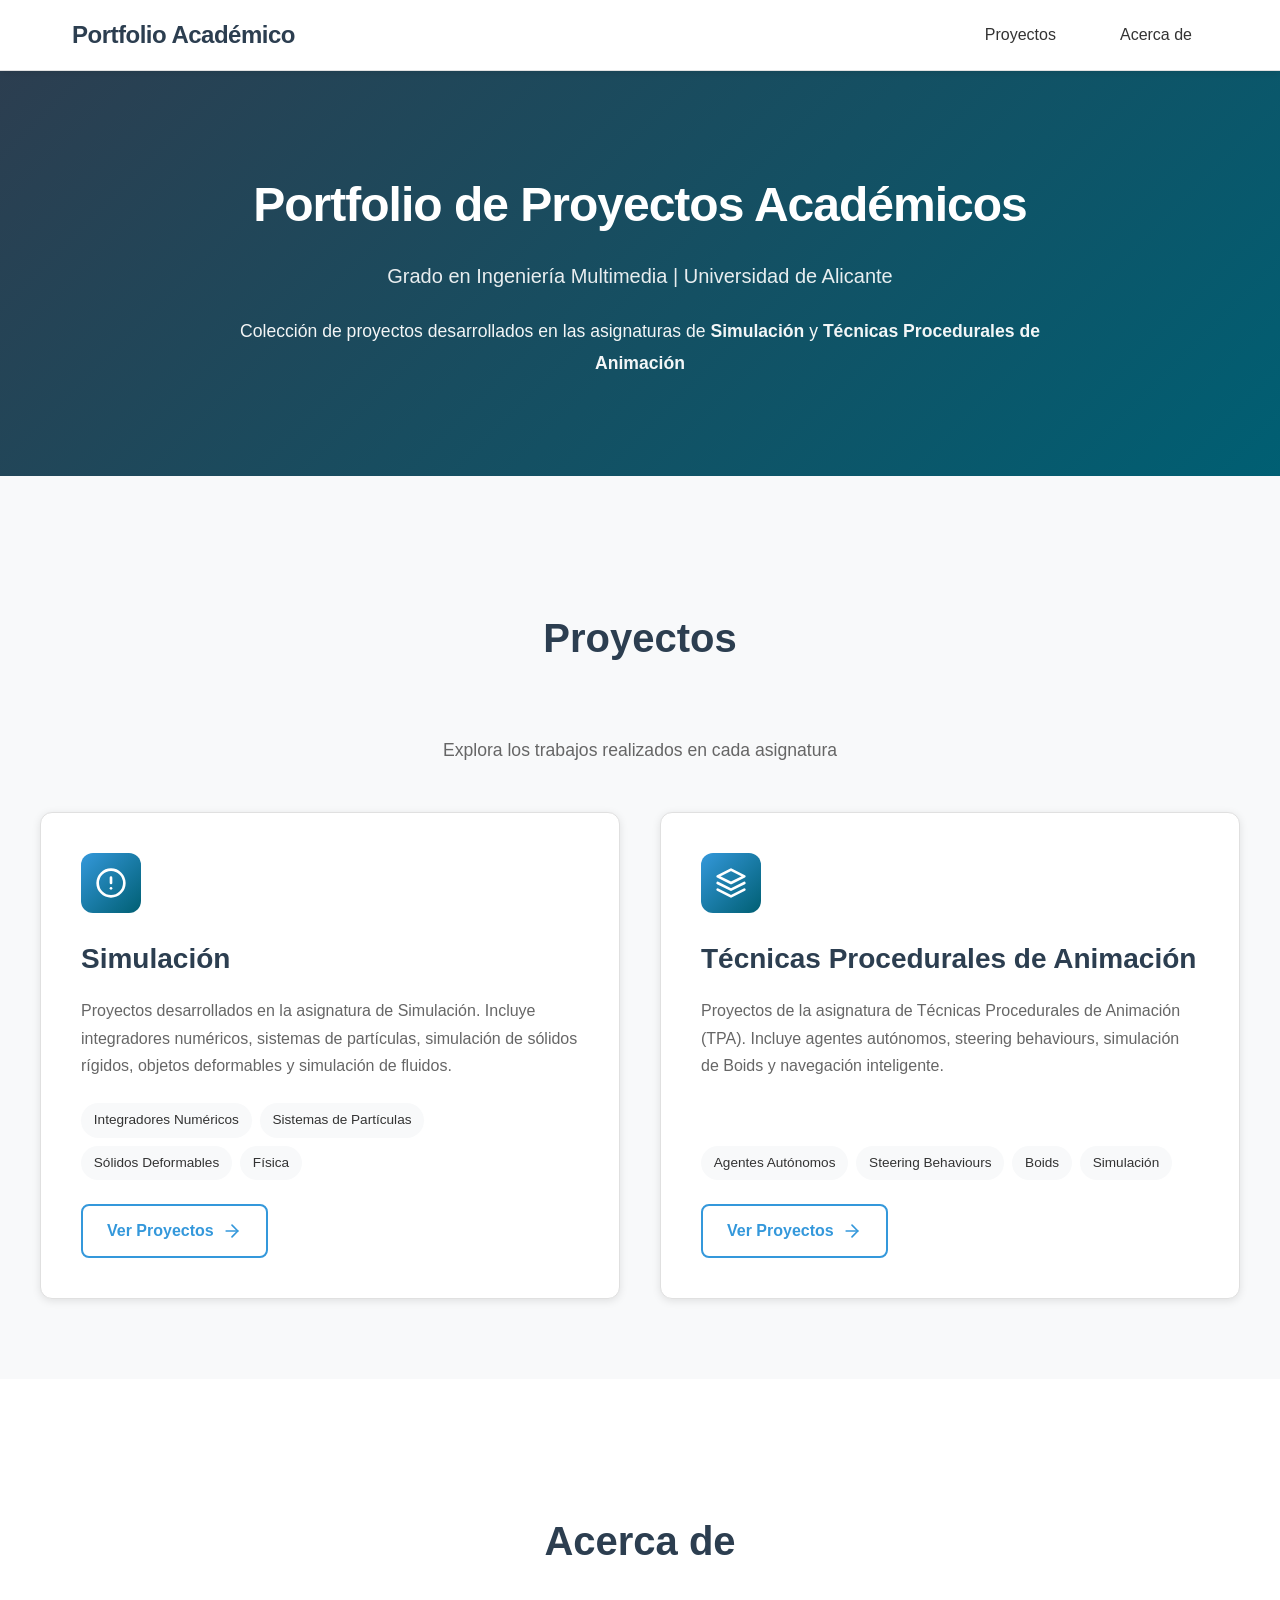
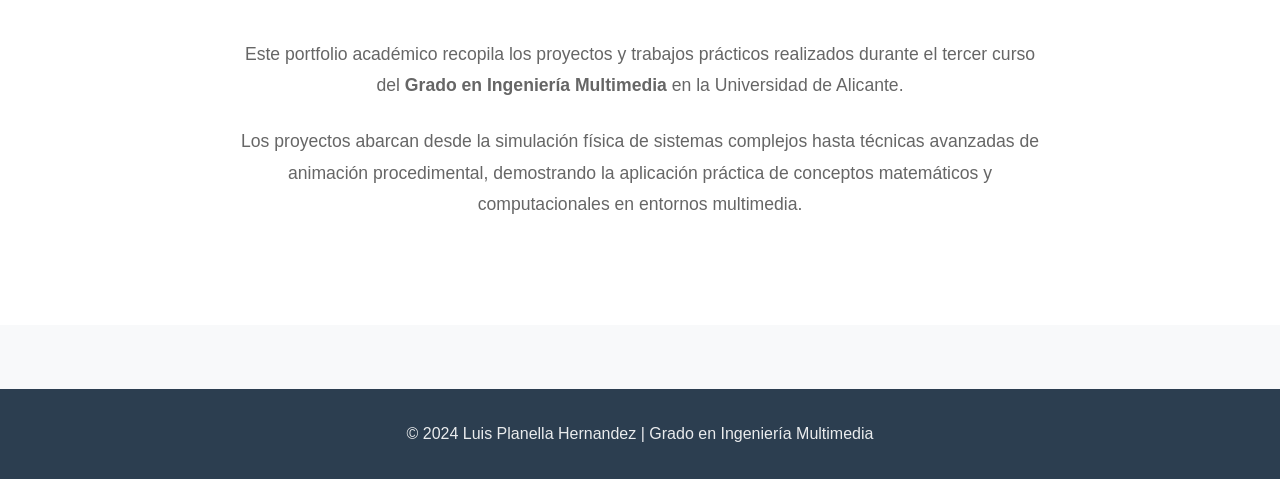
<file: index.html>
<!DOCTYPE html>
<html lang="es">
<head>
    <meta charset="UTF-8">
    <meta name="viewport" content="width=device-width, initial-scale=1.0">
    <title>Portfolio Académico | Luis Planella Hernandez</title>
    <link rel="stylesheet" href="./styles.css">
</head>
<body>
    
    <!-- Navbar -->
    <nav class="main-navbar">
        <div class="nav-container">
            <div class="nav-logo">
                <a href="index.html">Portfolio Académico</a>
            </div>
            <ul class="nav-menu">
                <li><a href="#proyectos">Proyectos</a></li>
                <li><a href="#about">Acerca de</a></li>
            </ul>
        </div>
    </nav>

    <!-- Hero Section -->
    <section class="hero">
        <div class="hero-content">
            <h1 class="hero-title">Portfolio de Proyectos Académicos</h1>
            <p class="hero-subtitle">Grado en Ingeniería Multimedia | Universidad de Alicante</p>
            <p class="hero-description">
                Colección de proyectos desarrollados en las asignaturas de <strong>Simulación</strong> 
                y <strong>Técnicas Procedurales de Animación</strong>
            </p>
        </div>
    </section>

    <!-- Proyectos Section -->
    <section id="proyectos" class="projects-section">
        <div class="section-container">
            <h2 class="section-title">Proyectos</h2>
            <p class="section-description">
                Explora los trabajos realizados en cada asignatura
            </p>
            
            <div class="projects-grid">
                <!-- Proyecto Simulación -->
                <div class="project-card">
                    <div class="project-icon">
                        <svg xmlns="http://www.w3.org/2000/svg" viewBox="0 0 24 24" fill="none" stroke="currentColor" stroke-width="2" stroke-linecap="round" stroke-linejoin="round">
                            <circle cx="12" cy="12" r="10"></circle>
                            <line x1="12" y1="8" x2="12" y2="12"></line>
                            <line x1="12" y1="16" x2="12.01" y2="16"></line>
                        </svg>
                    </div>
                    <h3 class="project-title">Simulación</h3>
                    <p class="project-description">
                        Proyectos desarrollados en la asignatura de Simulación. Incluye integradores numéricos, 
                        sistemas de partículas, simulación de sólidos rígidos, objetos deformables y simulación de fluidos.
                    </p>
                    <div class="project-topics">
                        <span class="topic-tag">Integradores Numéricos</span>
                        <span class="topic-tag">Sistemas de Partículas</span>
                        <span class="topic-tag">Sólidos Deformables</span>
                        <span class="topic-tag">Física</span>
                    </div>
                    <a href="simulacion.html" class="project-link">
                        Ver Proyectos
                        <svg xmlns="http://www.w3.org/2000/svg" width="20" height="20" viewBox="0 0 24 24" fill="none" stroke="currentColor" stroke-width="2" stroke-linecap="round" stroke-linejoin="round">
                            <line x1="5" y1="12" x2="19" y2="12"></line>
                            <polyline points="12 5 19 12 12 19"></polyline>
                        </svg>
                    </a>
                </div>

                <!-- Proyecto TPA -->
                <div class="project-card">
                    <div class="project-icon">
                        <svg xmlns="http://www.w3.org/2000/svg" viewBox="0 0 24 24" fill="none" stroke="currentColor" stroke-width="2" stroke-linecap="round" stroke-linejoin="round">
                            <polygon points="12 2 2 7 12 12 22 7 12 2"></polygon>
                            <polyline points="2 17 12 22 22 17"></polyline>
                            <polyline points="2 12 12 17 22 12"></polyline>
                        </svg>
                    </div>
                    <h3 class="project-title">Técnicas Procedurales de Animación</h3>
                    <p class="project-description">
                        Proyectos de la asignatura de Técnicas Procedurales de Animación (TPA). 
                        Incluye agentes autónomos, steering behaviours, simulación de Boids y navegación inteligente.
                    </p>
                    <div class="project-topics">
                        <span class="topic-tag">Agentes Autónomos</span>
                        <span class="topic-tag">Steering Behaviours</span>
                        <span class="topic-tag">Boids</span>
                        <span class="topic-tag">Simulación</span>
                    </div>
                    <a href="tpa.html" class="project-link">
                        Ver Proyectos
                        <svg xmlns="http://www.w3.org/2000/svg" width="20" height="20" viewBox="0 0 24 24" fill="none" stroke="currentColor" stroke-width="2" stroke-linecap="round" stroke-linejoin="round">
                            <line x1="5" y1="12" x2="19" y2="12"></line>
                            <polyline points="12 5 19 12 12 19"></polyline>
                        </svg>
                    </a>
                </div>
            </div>
        </div>
    </section>

    <!-- About Section -->
    <section id="about" class="about-section">
        <div class="section-container">
            <h2 class="section-title">Acerca de</h2>
            <div class="about-content">
                <p>
                    Este portfolio académico recopila los proyectos y trabajos prácticos realizados 
                    durante el tercer curso del <strong>Grado en Ingeniería Multimedia</strong> 
                    en la Universidad de Alicante.
                </p>
                <p>
                    Los proyectos abarcan desde la simulación física de sistemas complejos hasta 
                    técnicas avanzadas de animación procedimental, demostrando la aplicación práctica 
                    de conceptos matemáticos y computacionales en entornos multimedia.
                </p>
            </div>
        </div>
    </section>

    <!-- Footer -->
    <footer class="main-footer">
        <p>&copy; 2024 Luis Planella Hernandez | Grado en Ingeniería Multimedia</p>
    </footer>

</body>
</html>
</file>
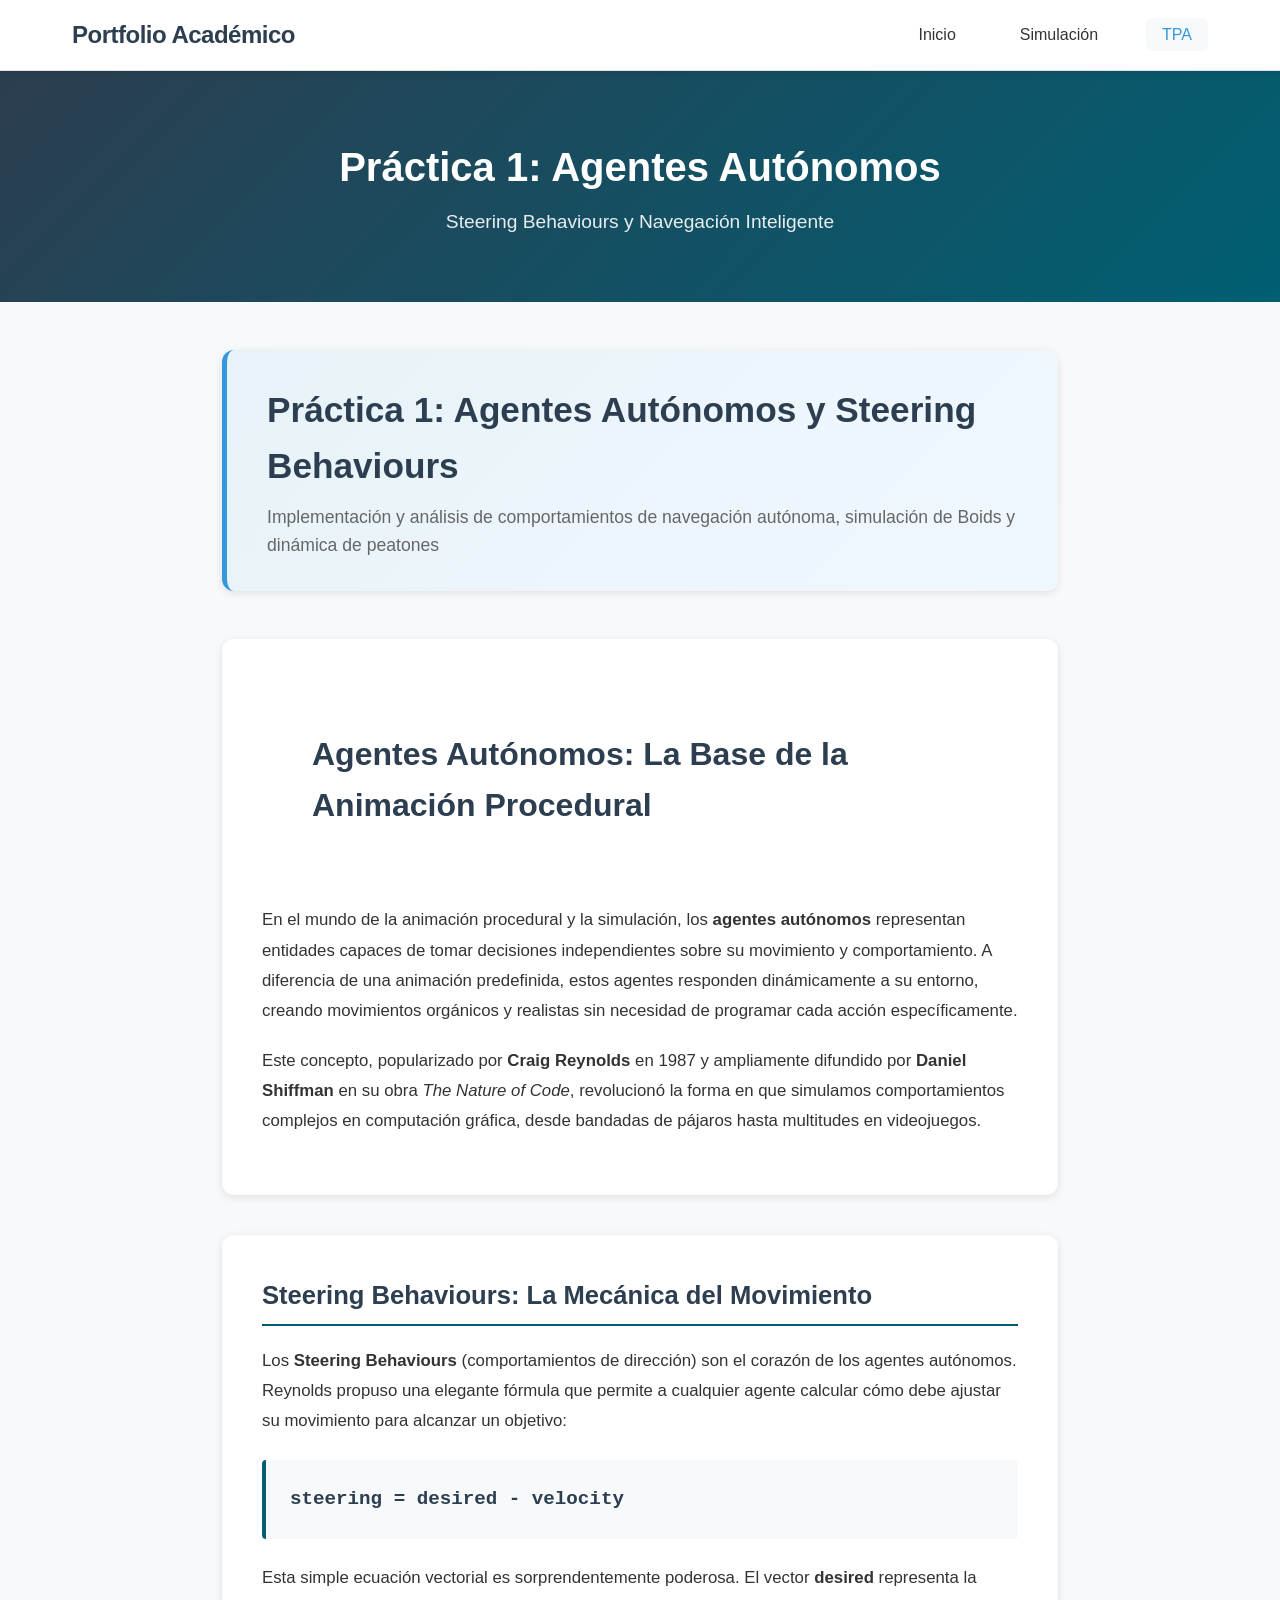
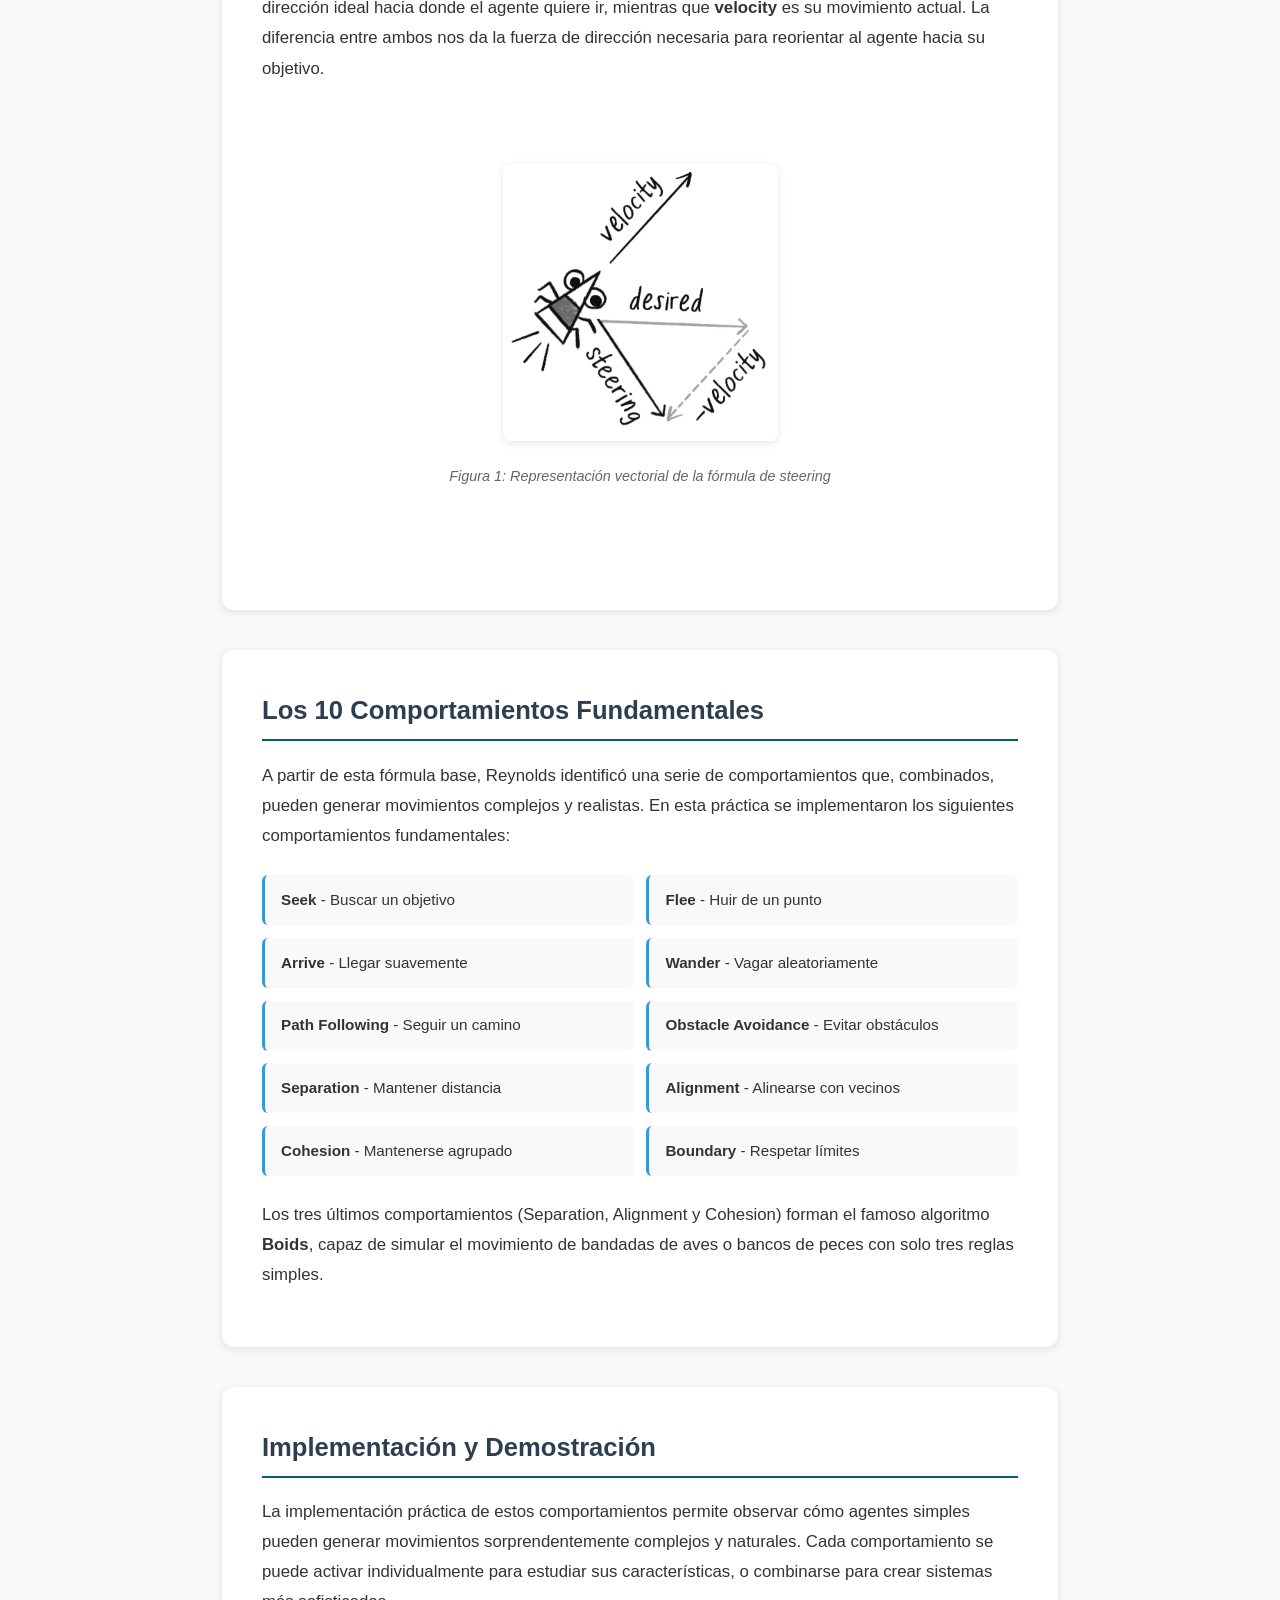
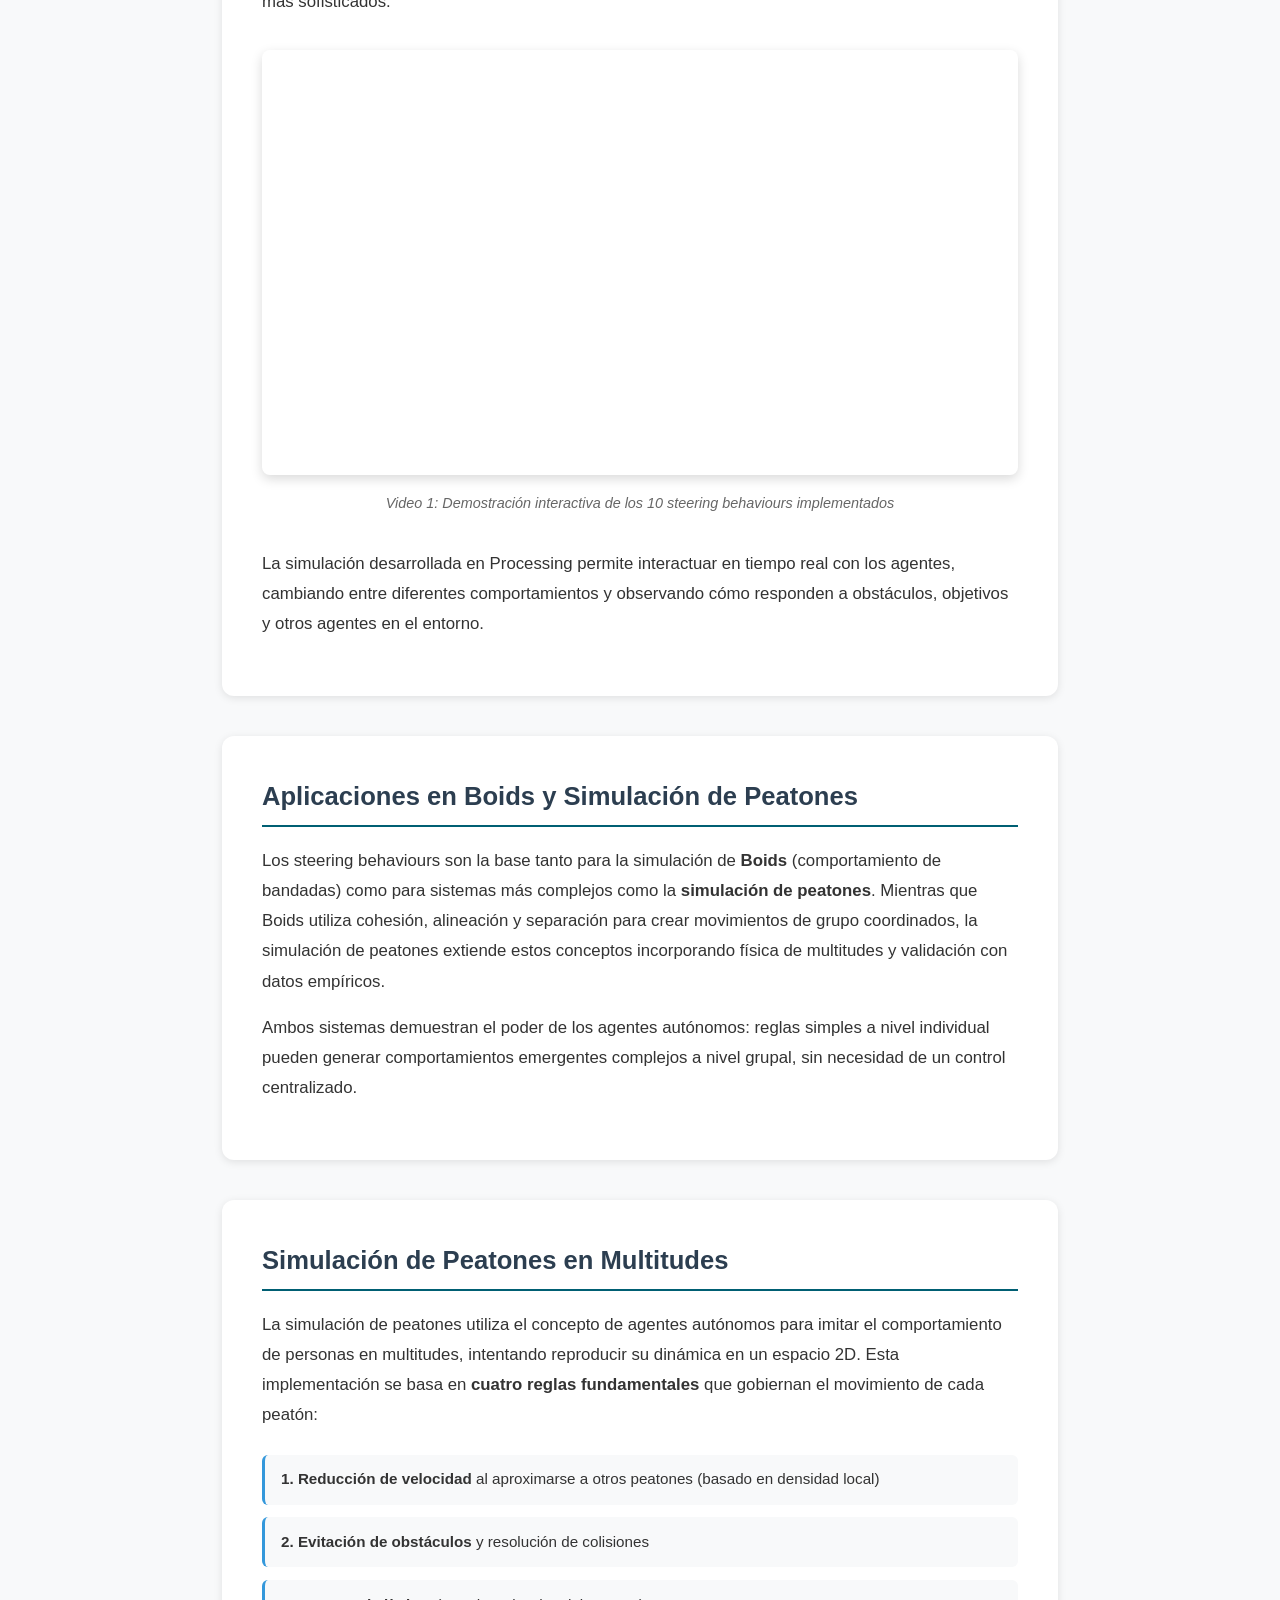
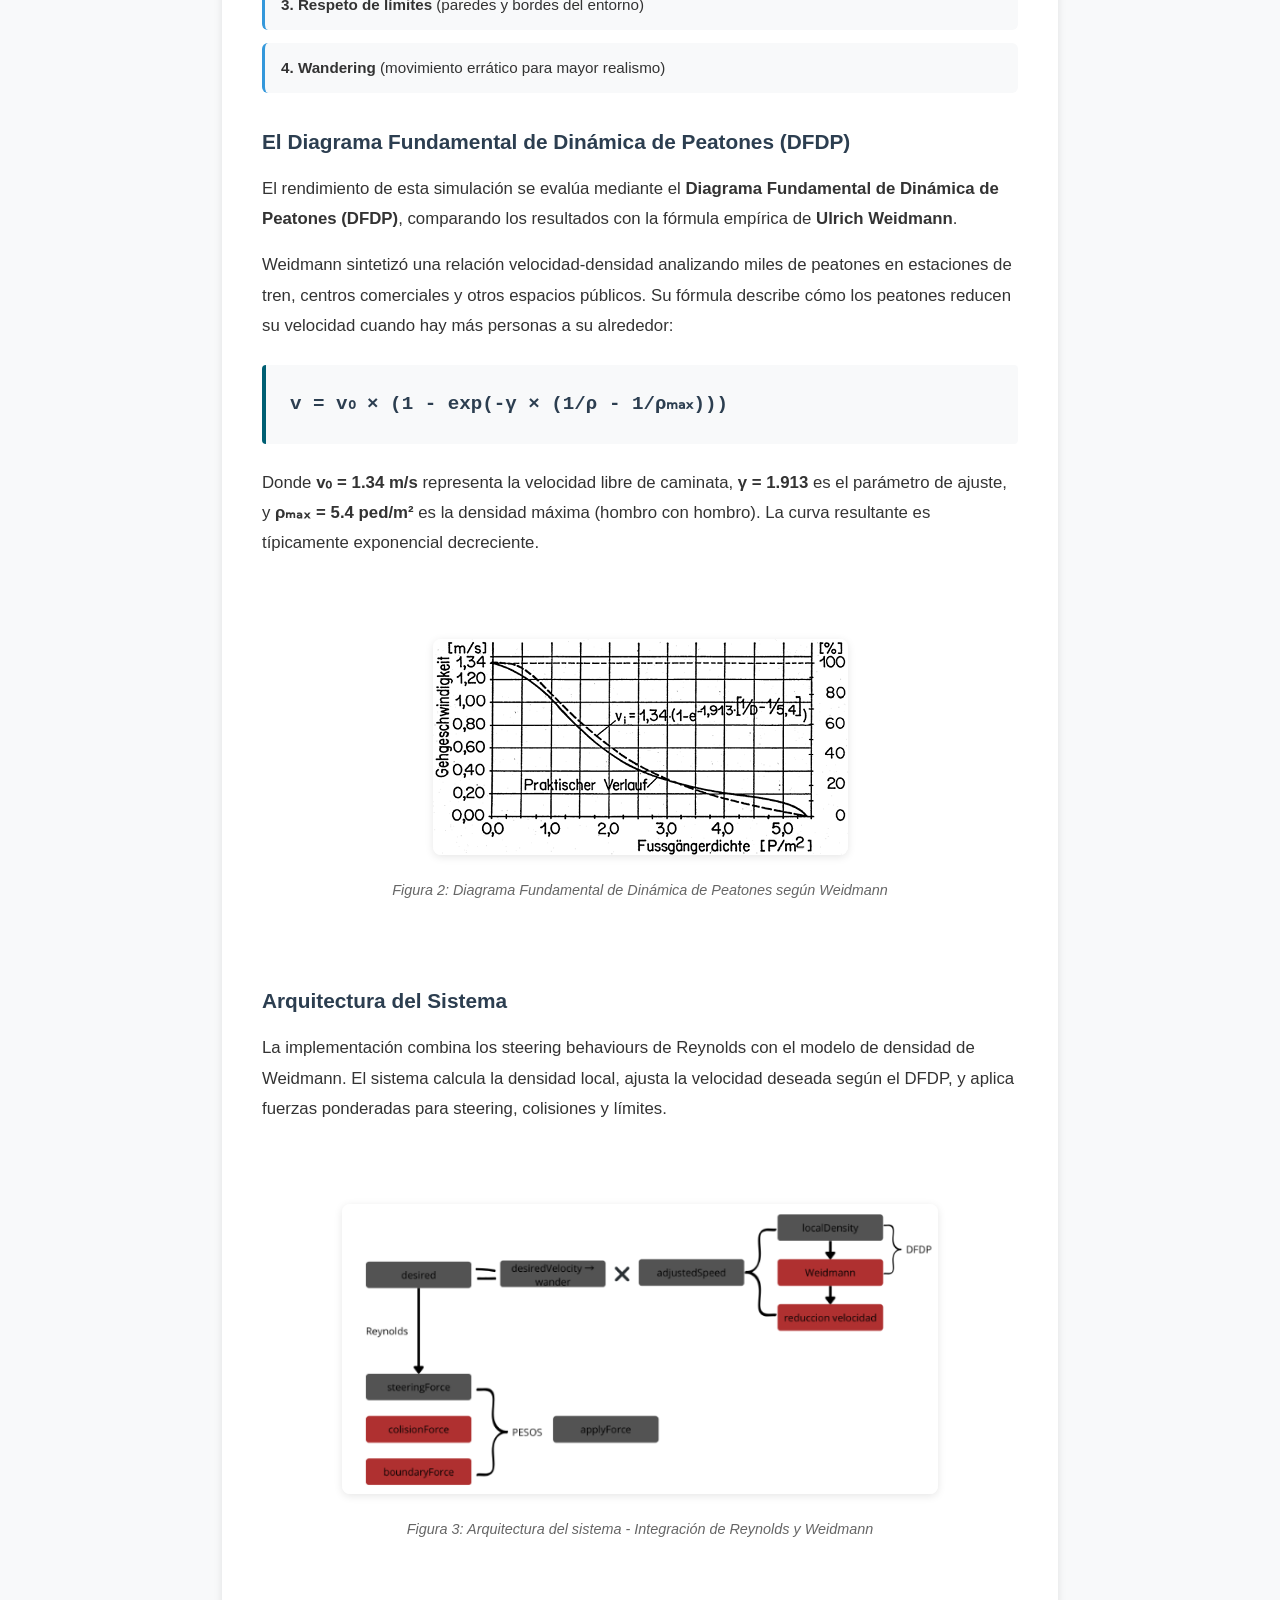
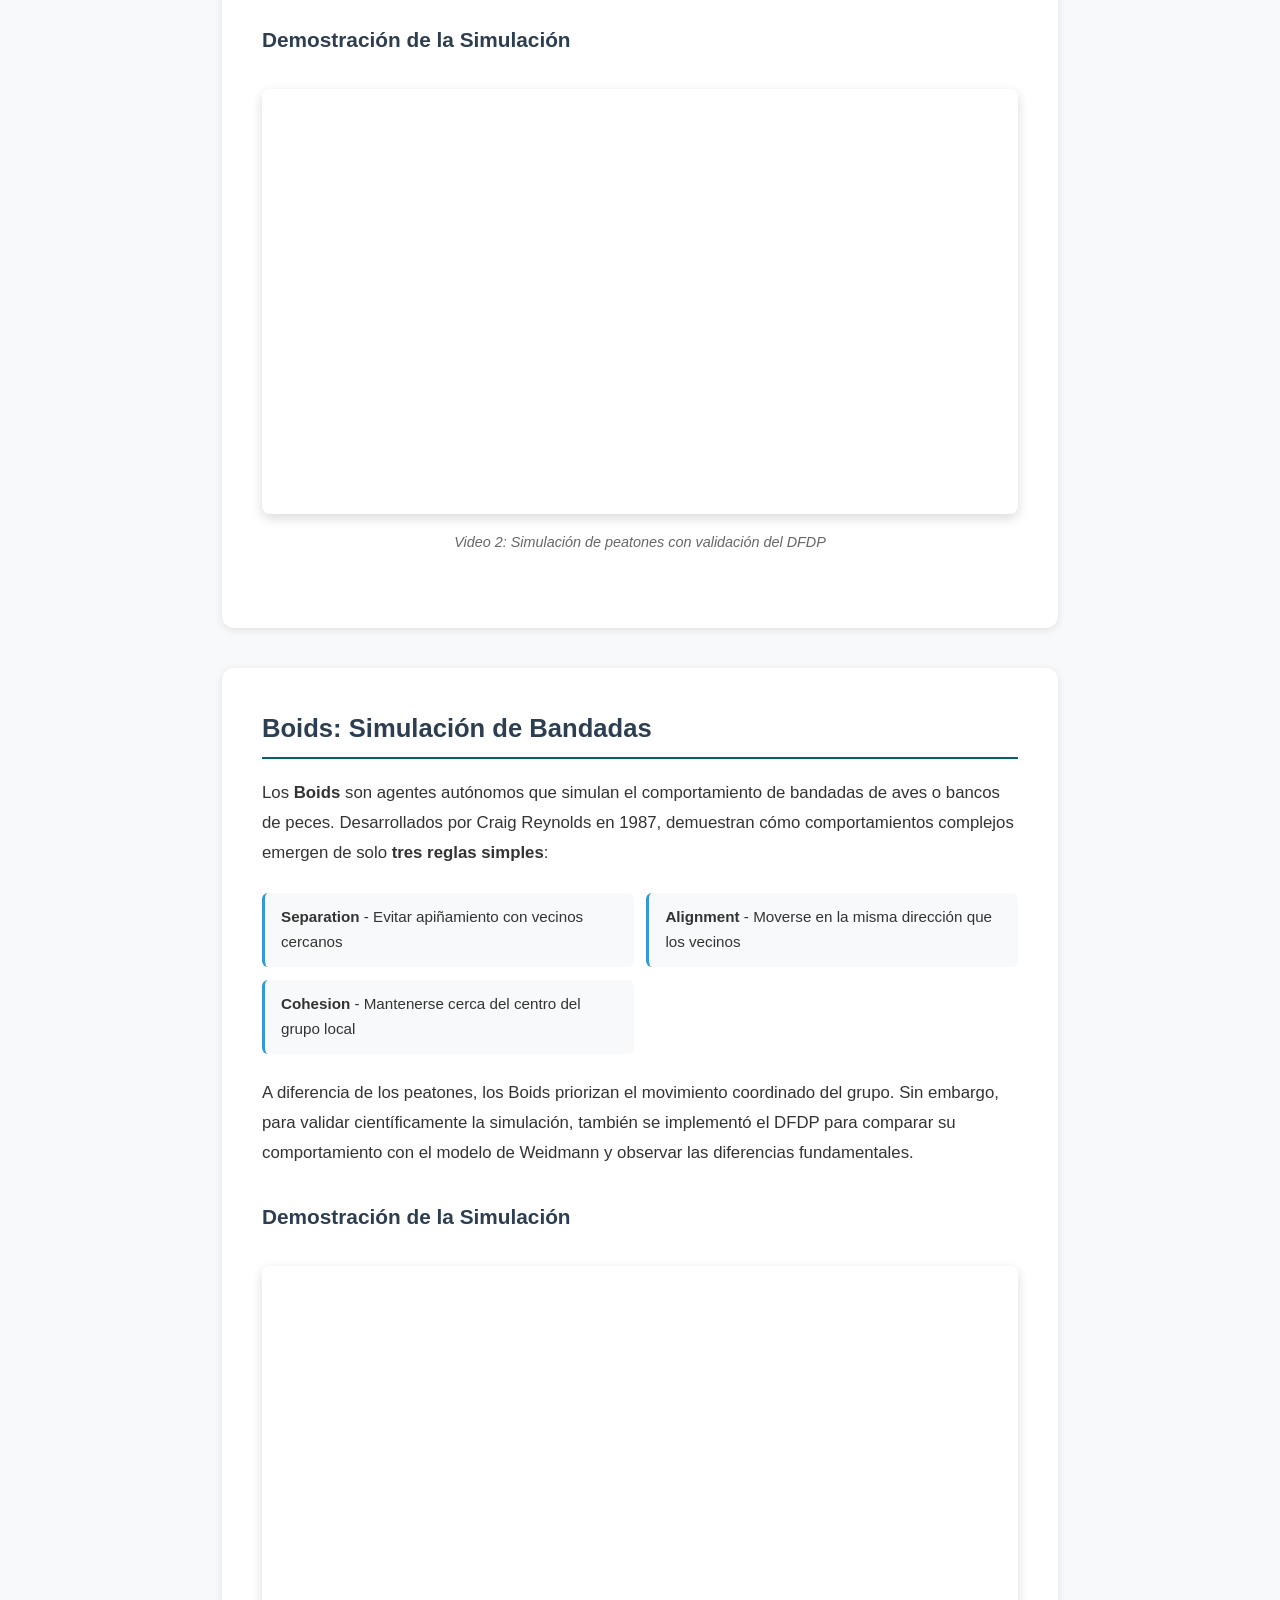
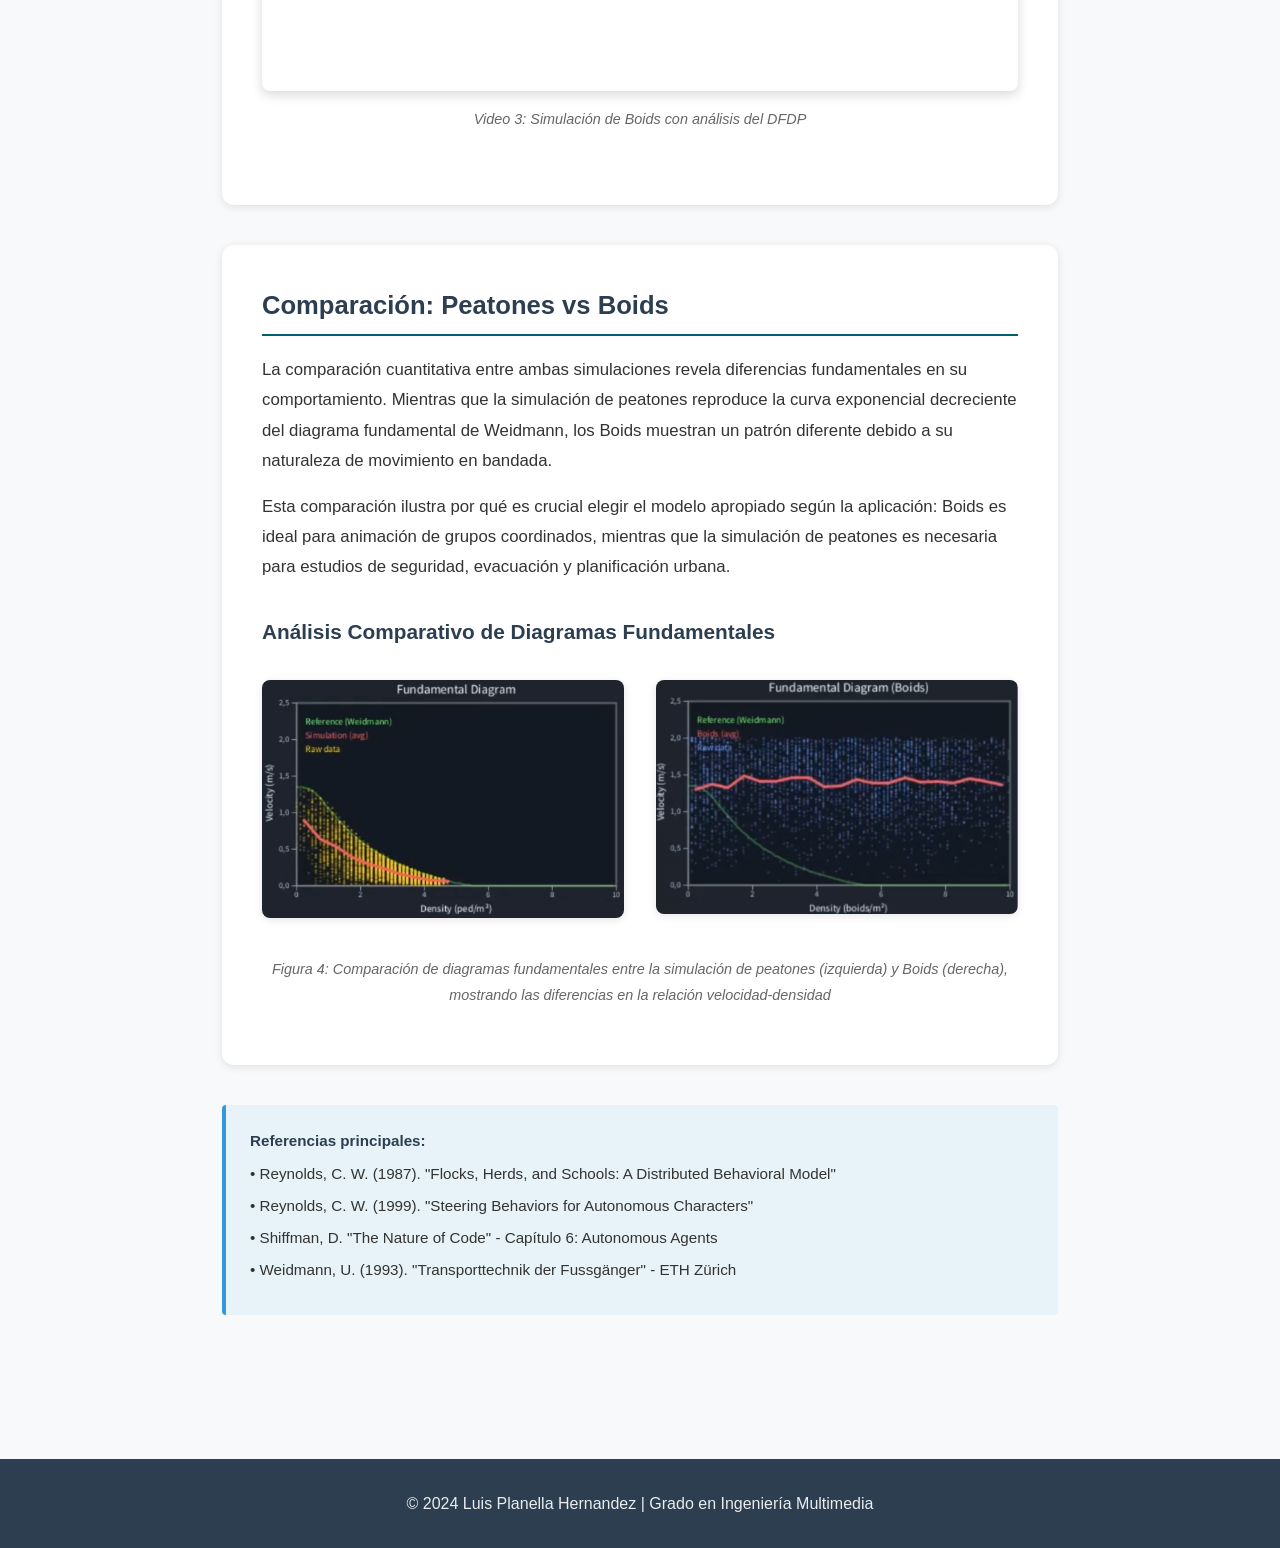
<file: tpa.html>
<!DOCTYPE html>
<html lang="es">
<head>
    <meta charset="UTF-8">
    <meta name="viewport" content="width=device-width, initial-scale=1.0">
    <title>TPA - Práctica 1: Agentes Autónomos | Portfolio</title>
    <link rel="stylesheet" href="./styles.css">
    <link rel="stylesheet" href="./tpa-styles.css">
</head>
<body>
    
    <!-- Navbar -->
    <nav class="main-navbar">
        <div class="nav-container">
            <div class="nav-logo">
                <a href="index.html">Portfolio Académico</a>
            </div>
            <ul class="nav-menu">
                <li><a href="index.html">Inicio</a></li>
                <li><a href="simulacion.html">Simulación</a></li>
                <li><a href="tpa.html" class="active">TPA</a></li>
            </ul>
        </div>
    </nav>

    <!-- Hero Section -->
    <header class="page-header">
        <h1>Práctica 1: Agentes Autónomos</h1>
        <p>Steering Behaviours y Navegación Inteligente</p>
    </header>

    <!-- Main Content -->
    <main class="practice-content">
        
        <!-- Práctica 1 Header -->
        <div style="background: linear-gradient(135deg, #e7f3f8 0%, #f0f8ff 100%); border-left: 5px solid var(--secondary-color); padding: 2rem 2.5rem; border-radius: 12px; margin-bottom: 3rem; box-shadow: 0 2px 8px rgba(0,0,0,0.1);">
            <h1 style="color: var(--primary-color); font-size: 2.2rem; margin-bottom: 0.5rem; font-weight: 700;">
                Práctica 1: Agentes Autónomos y Steering Behaviours
            </h1>
            <p style="color: var(--text-light); font-size: 1.1rem; margin: 0;">
                Implementación y análisis de comportamientos de navegación autónoma, simulación de Boids y dinámica de peatones
            </p>
        </div>
        
        <!-- Introducción -->
        <section class="practice-intro">
            <h2>Agentes Autónomos: La Base de la Animación Procedural</h2>
            <p>
                En el mundo de la animación procedural y la simulación, los <strong>agentes autónomos</strong> 
                representan entidades capaces de tomar decisiones independientes sobre su movimiento y comportamiento. 
                A diferencia de una animación predefinida, estos agentes responden dinámicamente a su entorno, 
                creando movimientos orgánicos y realistas sin necesidad de programar cada acción específicamente.
            </p>
            <p>
                Este concepto, popularizado por <strong>Craig Reynolds</strong> en 1987 y ampliamente difundido por 
                <strong>Daniel Shiffman</strong> en su obra <em>The Nature of Code</em>, revolucionó la forma en que 
                simulamos comportamientos complejos en computación gráfica, desde bandadas de pájaros hasta multitudes 
                en videojuegos.
            </p>
        </section>

        <!-- Steering Behaviours -->
        <section class="practice-section">
            <h3>Steering Behaviours: La Mecánica del Movimiento</h3>
            <p>
                Los <strong>Steering Behaviours</strong> (comportamientos de dirección) son el corazón de los agentes 
                autónomos. Reynolds propuso una elegante fórmula que permite a cualquier agente calcular cómo debe 
                ajustar su movimiento para alcanzar un objetivo:
            </p>
            
            <div class="formula-box">
                <code>steering = desired - velocity</code>
            </div>

            <p>
                Esta simple ecuación vectorial es sorprendentemente poderosa. El vector <strong>desired</strong> 
                representa la dirección ideal hacia donde el agente quiere ir, mientras que <strong>velocity</strong> 
                es su movimiento actual. La diferencia entre ambos nos da la fuerza de dirección necesaria para 
                reorientar al agente hacia su objetivo.
            </p>

            <!-- Diagrama Steering -->
            <div class="image-container">
                <img src="images/desired.png" alt="Diagrama de Steering: Desired - Velocity" style="max-width: 100%; height: auto; border-radius: 8px; box-shadow: 0 2px 8px rgba(0,0,0,0.1);">
                <p style="text-align: center; color: #666; font-size: 0.9rem; margin-top: 1rem; font-style: italic;">
                    Figura 1: Representación vectorial de la fórmula de steering
                </p>
            </div>
        </section>

        <!-- Los 10 Comportamientos -->
        <section class="practice-section">
            <h3>Los 10 Comportamientos Fundamentales</h3>
            <p>
                A partir de esta fórmula base, Reynolds identificó una serie de comportamientos que, combinados, 
                pueden generar movimientos complejos y realistas. En esta práctica se implementaron los siguientes 
                comportamientos fundamentales:
            </p>

            <div class="behaviors-list">
                <div class="behavior-item"><strong>Seek</strong> - Buscar un objetivo</div>
                <div class="behavior-item"><strong>Flee</strong> - Huir de un punto</div>
                <div class="behavior-item"><strong>Arrive</strong> - Llegar suavemente</div>
                <div class="behavior-item"><strong>Wander</strong> - Vagar aleatoriamente</div>
                <div class="behavior-item"><strong>Path Following</strong> - Seguir un camino</div>
                <div class="behavior-item"><strong>Obstacle Avoidance</strong> - Evitar obstáculos</div>
                <div class="behavior-item"><strong>Separation</strong> - Mantener distancia</div>
                <div class="behavior-item"><strong>Alignment</strong> - Alinearse con vecinos</div>
                <div class="behavior-item"><strong>Cohesion</strong> - Mantenerse agrupado</div>
                <div class="behavior-item"><strong>Boundary</strong> - Respetar límites</div>
            </div>

            <p>
                Los tres últimos comportamientos (Separation, Alignment y Cohesion) forman el famoso algoritmo 
                <strong>Boids</strong>, capaz de simular el movimiento de bandadas de aves o bancos de peces con 
                solo tres reglas simples.
            </p>
        </section>

        <!-- Implementación -->
        <section class="practice-section">
            <h3>Implementación y Demostración</h3>
            <p>
                La implementación práctica de estos comportamientos permite observar cómo agentes simples pueden 
                generar movimientos sorprendentemente complejos y naturales. Cada comportamiento se puede activar 
                individualmente para estudiar sus características, o combinarse para crear sistemas más sofisticados.
            </p>

            <!-- Video demostración -->
            <div style="text-align: center; margin: 2rem 0;">
                <div style="position: relative; padding-bottom: 56.25%; height: 0; overflow: hidden; max-width: 100%; border-radius: 8px; box-shadow: 0 4px 12px rgba(0,0,0,0.15);">
                    <iframe 
                        style="position: absolute; top: 0; left: 0; width: 100%; height: 100%;" 
                        src="https://www.youtube.com/embed/eMNsaQbjR2c" 
                        title="Demostración de los 10 Steering Behaviours" 
                        frameborder="0" 
                        allow="accelerometer; autoplay; clipboard-write; encrypted-media; gyroscope; picture-in-picture" 
                        allowfullscreen>
                    </iframe>
                </div>
                <p style="text-align: center; color: #666; font-size: 0.9rem; margin-top: 1rem; font-style: italic;">
                    Video 1: Demostración interactiva de los 10 steering behaviours implementados
                </p>
            </div>

            <p>
                La simulación desarrollada en Processing permite interactuar en tiempo real con los agentes, 
                cambiando entre diferentes comportamientos y observando cómo responden a obstáculos, objetivos 
                y otros agentes en el entorno.
            </p>
        </section>

        <!-- Aplicaciones -->
        <section class="practice-section">
            <h3>Aplicaciones en Boids y Simulación de Peatones</h3>
            <p>
                Los steering behaviours son la base tanto para la simulación de <strong>Boids</strong> (comportamiento 
                de bandadas) como para sistemas más complejos como la <strong>simulación de peatones</strong>. Mientras 
                que Boids utiliza cohesión, alineación y separación para crear movimientos de grupo coordinados, la 
                simulación de peatones extiende estos conceptos incorporando física de multitudes y validación con 
                datos empíricos.
            </p>
            <p>
                Ambos sistemas demuestran el poder de los agentes autónomos: reglas simples a nivel individual pueden 
                generar comportamientos emergentes complejos a nivel grupal, sin necesidad de un control centralizado.
            </p>
        </section>

        <!-- Simulación de Peatones -->
        <section class="practice-section">
            <h3>Simulación de Peatones en Multitudes</h3>
            <p>
                La simulación de peatones utiliza el concepto de agentes autónomos para imitar el comportamiento de 
                personas en multitudes, intentando reproducir su dinámica en un espacio 2D. Esta implementación se 
                basa en <strong>cuatro reglas fundamentales</strong> que gobiernan el movimiento de cada peatón:
            </p>

            <div class="behaviors-list" style="grid-template-columns: 1fr;">
                <div class="behavior-item"><strong>1. Reducción de velocidad</strong> al aproximarse a otros peatones (basado en densidad local)</div>
                <div class="behavior-item"><strong>2. Evitación de obstáculos</strong> y resolución de colisiones</div>
                <div class="behavior-item"><strong>3. Respeto de límites</strong> (paredes y bordes del entorno)</div>
                <div class="behavior-item"><strong>4. Wandering</strong> (movimiento errático para mayor realismo)</div>
            </div>

            <h4 style="color: var(--primary-color); font-size: 1.3rem; margin-top: 2rem; margin-bottom: 1rem;">
                El Diagrama Fundamental de Dinámica de Peatones (DFDP)
            </h4>
            <p>
                El rendimiento de esta simulación se evalúa mediante el <strong>Diagrama Fundamental de Dinámica de 
                Peatones (DFDP)</strong>, comparando los resultados con la fórmula empírica de <strong>Ulrich Weidmann</strong>.
            </p>
            <p>
                Weidmann sintetizó una relación velocidad-densidad analizando miles de peatones en estaciones de tren, 
                centros comerciales y otros espacios públicos. Su fórmula describe cómo los peatones reducen su velocidad 
                cuando hay más personas a su alrededor:
            </p>

            <div class="formula-box">
                <code>v = v₀ × (1 - exp(-γ × (1/ρ - 1/ρₘₐₓ)))</code>
            </div>

            <p style="margin-top: 1rem;">
                Donde <strong>v₀ = 1.34 m/s</strong> representa la velocidad libre de caminata, 
                <strong>γ = 1.913</strong> es el parámetro de ajuste, y <strong>ρₘₐₓ = 5.4 ped/m²</strong> 
                es la densidad máxima (hombro con hombro). La curva resultante es típicamente exponencial decreciente.
            </p>

            <!-- Gráfica DFDP -->
            <div class="image-container">
                <img src="images/dfdp.png" alt="Diagrama Fundamental de Dinámica de Peatones (DFDP) - Modelo de Weidmann" style="max-width: 100%; height: auto; border-radius: 8px; box-shadow: 0 2px 8px rgba(0,0,0,0.1);">
                <p style="text-align: center; color: #666; font-size: 0.9rem; margin-top: 1rem; font-style: italic;">
                    Figura 2: Diagrama Fundamental de Dinámica de Peatones según Weidmann
                </p>
            </div>

            <h4 style="color: var(--primary-color); font-size: 1.3rem; margin-top: 2rem; margin-bottom: 1rem;">
                Arquitectura del Sistema
            </h4>
            <p>
                La implementación combina los steering behaviours de Reynolds con el modelo de densidad de Weidmann. 
                El sistema calcula la densidad local, ajusta la velocidad deseada según el DFDP, y aplica fuerzas 
                ponderadas para steering, colisiones y límites.
            </p>

            <!-- Diagrama de arquitectura -->
            <div class="image-container">
                <img src="images/arquitectura.png" alt="Diagrama de arquitectura del sistema de simulación de peatones" style="max-width: 100%; height: auto; border-radius: 8px; box-shadow: 0 2px 8px rgba(0,0,0,0.1);">
                <p style="text-align: center; color: #666; font-size: 0.9rem; margin-top: 1rem; font-style: italic;">
                    Figura 3: Arquitectura del sistema - Integración de Reynolds y Weidmann
                </p>
            </div>

            <h4 style="color: var(--primary-color); font-size: 1.3rem; margin-top: 2rem; margin-bottom: 1rem;">
                Demostración de la Simulación
            </h4>

            <!-- Video simulación peatones -->
            <div style="text-align: center; margin: 2rem 0;">
                <div style="position: relative; padding-bottom: 56.25%; height: 0; overflow: hidden; max-width: 100%; border-radius: 8px; box-shadow: 0 4px 12px rgba(0,0,0,0.15);">
                    <iframe 
                        style="position: absolute; top: 0; left: 0; width: 100%; height: 100%;" 
                        src="https://www.youtube.com/embed/0GXqNeRLDmY" 
                        title="Demostración de simulación de peatones" 
                        frameborder="0" 
                        allow="accelerometer; autoplay; clipboard-write; encrypted-media; gyroscope; picture-in-picture" 
                        allowfullscreen>
                    </iframe>
                </div>
                <p style="text-align: center; color: #666; font-size: 0.9rem; margin-top: 1rem; font-style: italic;">
                    Video 2: Simulación de peatones con validación del DFDP
                </p>
            </div>
        </section>

        <!-- Simulación Boids -->
        <section class="practice-section">
            <h3>Boids: Simulación de Bandadas</h3>
            <p>
                Los <strong>Boids</strong> son agentes autónomos que simulan el comportamiento de bandadas de aves 
                o bancos de peces. Desarrollados por Craig Reynolds en 1987, demuestran cómo comportamientos complejos 
                emergen de solo <strong>tres reglas simples</strong>:
            </p>

            <div class="behaviors-list">
                <div class="behavior-item"><strong>Separation</strong> - Evitar apiñamiento con vecinos cercanos</div>
                <div class="behavior-item"><strong>Alignment</strong> - Moverse en la misma dirección que los vecinos</div>
                <div class="behavior-item"><strong>Cohesion</strong> - Mantenerse cerca del centro del grupo local</div>
            </div>

            <p>
                A diferencia de los peatones, los Boids priorizan el movimiento coordinado del grupo. Sin embargo, 
                para validar científicamente la simulación, también se implementó el DFDP para comparar su comportamiento 
                con el modelo de Weidmann y observar las diferencias fundamentales.
            </p>

            <h4 style="color: var(--primary-color); font-size: 1.3rem; margin-top: 2rem; margin-bottom: 1rem;">
                Demostración de la Simulación
            </h4>

            <!-- Video simulación Boids -->
            <div style="text-align: center; margin: 2rem 0;">
                <div style="position: relative; padding-bottom: 56.25%; height: 0; overflow: hidden; max-width: 100%; border-radius: 8px; box-shadow: 0 4px 12px rgba(0,0,0,0.15);">
                    <iframe 
                        style="position: absolute; top: 0; left: 0; width: 100%; height: 100%;" 
                        src="https://www.youtube.com/embed/9YUBBjHrQ_E" 
                        title="Demostración de simulación de Boids" 
                        frameborder="0" 
                        allow="accelerometer; autoplay; clipboard-write; encrypted-media; gyroscope; picture-in-picture" 
                        allowfullscreen>
                    </iframe>
                </div>
                <p style="text-align: center; color: #666; font-size: 0.9rem; margin-top: 1rem; font-style: italic;">
                    Video 3: Simulación de Boids con análisis del DFDP
                </p>
            </div>
        </section>

        <!-- Comparación Pedestrians vs Boids -->
        <section class="practice-section">
            <h3>Comparación: Peatones vs Boids</h3>
            <p>
                La comparación cuantitativa entre ambas simulaciones revela diferencias fundamentales en su comportamiento. 
                Mientras que la simulación de peatones reproduce la curva exponencial decreciente del diagrama fundamental 
                de Weidmann, los Boids muestran un patrón diferente debido a su naturaleza de movimiento en bandada.
            </p>
            <p>
                Esta comparación ilustra por qué es crucial elegir el modelo apropiado según la aplicación: Boids es 
                ideal para animación de grupos coordinados, mientras que la simulación de peatones es necesaria para 
                estudios de seguridad, evacuación y planificación urbana.
            </p>

            <h4 style="color: var(--primary-color); font-size: 1.3rem; margin-top: 2rem; margin-bottom: 1rem;">
                Análisis Comparativo de Diagramas Fundamentales
            </h4>

            <!-- Comparación gráficas lado a lado -->
            <div style="display: grid; grid-template-columns: repeat(auto-fit, minmax(300px, 1fr)); gap: 2rem; margin: 2rem 0;">
                <div style="text-align: center;">
                    <img src="images/dfdp_peatones.png" alt="DFDP - Simulación de Peatones" style="max-width: 100%; height: auto; border-radius: 8px; box-shadow: 0 2px 8px rgba(0,0,0,0.1);">
                </div>
                <div style="text-align: center;">
                    <img src="images/dfdp_boids.png" alt="DFDP - Simulación de Boids" style="max-width: 100%; height: auto; border-radius: 8px; box-shadow: 0 2px 8px rgba(0,0,0,0.1);">
                </div>
            </div>
            <p style="text-align: center; color: #666; font-size: 0.9rem; font-style: italic;">
                Figura 4: Comparación de diagramas fundamentales entre la simulación de peatones (izquierda) 
                y Boids (derecha), mostrando las diferencias en la relación velocidad-densidad
            </p>
        </section>

        <!-- Referencias -->
        <section class="reference-box">
            <p><strong>Referencias principales:</strong></p>
            <p>• Reynolds, C. W. (1987). "Flocks, Herds, and Schools: A Distributed Behavioral Model"</p>
            <p>• Reynolds, C. W. (1999). "Steering Behaviors for Autonomous Characters"</p>
            <p>• Shiffman, D. "The Nature of Code" - Capítulo 6: Autonomous Agents</p>
            <p>• Weidmann, U. (1993). "Transporttechnik der Fussgänger" - ETH Zürich</p>
        </section>

    </main>

    <!-- Footer -->
    <footer class="main-footer">
        <p>&copy; 2024 Luis Planella Hernandez | Grado en Ingeniería Multimedia</p>
    </footer>

</body>
</html>
</file>
<file: styles.css>
/* ==================== VARIABLES ==================== */
:root {
    --primary-color: #2c3e50;
    --secondary-color: #3498db;
    --accent-color: #005f73;
    --text-color: #333;
    --text-light: #666;
    --bg-color: #f8f9fa;
    --white: #ffffff;
    --border-color: #e0e0e0;
    --shadow: 0 2px 8px rgba(0, 0, 0, 0.1);
    --shadow-hover: 0 4px 16px rgba(0, 0, 0, 0.15);
    --transition: all 0.3s ease;
}

/* ==================== RESET & GENERAL ==================== */
* {
    margin: 0;
    padding: 0;
    box-sizing: border-box;
}

body {
    font-family: 'Segoe UI', Tahoma, Geneva, Verdana, sans-serif;
    line-height: 1.6;
    color: var(--text-color);
    background-color: var(--bg-color);
}

html {
    scroll-behavior: smooth;
}

a {
    text-decoration: none;
    color: inherit;
    transition: var(--transition);
}

/* ==================== NAVBAR ==================== */
.main-navbar {
    background-color: var(--white);
    box-shadow: var(--shadow);
    position: sticky;
    top: 0;
    z-index: 1000;
    border-bottom: 1px solid var(--border-color);
}

.nav-container {
    max-width: 1200px;
    margin: 0 auto;
    padding: 1rem 2rem;
    display: flex;
    justify-content: space-between;
    align-items: center;
}

.nav-logo a {
    font-size: 1.5rem;
    font-weight: 700;
    color: var(--primary-color);
    letter-spacing: -0.5px;
}

.nav-logo a:hover {
    color: var(--secondary-color);
}

.nav-menu {
    display: flex;
    list-style: none;
    gap: 2rem;
}

.nav-menu li a {
    color: var(--text-color);
    font-weight: 500;
    padding: 0.5rem 1rem;
    border-radius: 6px;
    transition: var(--transition);
}

.nav-menu li a:hover,
.nav-menu li a.active {
    background-color: var(--bg-color);
    color: var(--secondary-color);
}

/* ==================== HERO SECTION ==================== */
.hero {
    background: linear-gradient(135deg, var(--primary-color) 0%, var(--accent-color) 100%);
    color: var(--white);
    padding: 6rem 2rem;
    text-align: center;
}

.hero-content {
    max-width: 800px;
    margin: 0 auto;
}

.hero-title {
    font-size: 3rem;
    font-weight: 700;
    margin-bottom: 1rem;
    letter-spacing: -1px;
}

.hero-subtitle {
    font-size: 1.25rem;
    margin-bottom: 1.5rem;
    opacity: 0.9;
    font-weight: 300;
}

.hero-description {
    font-size: 1.1rem;
    line-height: 1.8;
    opacity: 0.95;
}

/* ==================== SECTIONS ==================== */
.projects-section,
.about-section {
    padding: 5rem 2rem;
}

.section-container {
    max-width: 1200px;
    margin: 0 auto;
}

.section-title {
    font-size: 2.5rem;
    color: var(--primary-color);
    text-align: center;
    margin-bottom: 1rem;
    font-weight: 700;
}

.section-description {
    text-align: center;
    color: var(--text-light);
    font-size: 1.1rem;
    margin-bottom: 3rem;
}

/* ==================== PROJECTS GRID ==================== */
.projects-grid {
    display: grid;
    grid-template-columns: repeat(auto-fit, minmax(400px, 1fr));
    gap: 2.5rem;
    margin-top: 3rem;
}

.project-card {
    background: var(--white);
    border-radius: 12px;
    padding: 2.5rem;
    box-shadow: var(--shadow);
    transition: var(--transition);
    border: 1px solid var(--border-color);
    display: flex;
    flex-direction: column;
}

.project-card:hover {
    transform: translateY(-5px);
    box-shadow: var(--shadow-hover);
}

.project-card-disabled {
    opacity: 0.75;
}

.project-card-disabled:hover {
    transform: none;
}

.project-icon {
    width: 60px;
    height: 60px;
    background: linear-gradient(135deg, var(--secondary-color), var(--accent-color));
    border-radius: 12px;
    display: flex;
    align-items: center;
    justify-content: center;
    margin-bottom: 1.5rem;
}

.project-icon svg {
    width: 32px;
    height: 32px;
    color: var(--white);
}

.project-title {
    font-size: 1.75rem;
    color: var(--primary-color);
    margin-bottom: 1rem;
    font-weight: 600;
}

.project-description {
    color: var(--text-light);
    line-height: 1.7;
    margin-bottom: 1.5rem;
    flex-grow: 1;
}

.project-topics {
    display: flex;
    flex-wrap: wrap;
    gap: 0.5rem;
    margin-bottom: 1.5rem;
}

.topic-tag {
    background-color: var(--bg-color);
    color: var(--text-color);
    padding: 0.4rem 0.8rem;
    border-radius: 20px;
    font-size: 0.85rem;
    font-weight: 500;
}

.project-link {
    display: inline-flex;
    align-items: center;
    gap: 0.5rem;
    color: var(--secondary-color);
    font-weight: 600;
    padding: 0.75rem 1.5rem;
    border: 2px solid var(--secondary-color);
    border-radius: 8px;
    transition: var(--transition);
    align-self: flex-start;
}

.project-link:hover {
    background-color: var(--secondary-color);
    color: var(--white);
}

.project-link svg {
    transition: var(--transition);
}

.project-link:hover svg {
    transform: translateX(4px);
}

/* ==================== ABOUT SECTION ==================== */
.about-section {
    background-color: var(--white);
}

.about-content {
    max-width: 800px;
    margin: 0 auto;
    text-align: center;
}

.about-content p {
    font-size: 1.1rem;
    line-height: 1.8;
    color: var(--text-light);
    margin-bottom: 1.5rem;
}

/* ==================== PAGE HEADER (for internal pages) ==================== */
.page-header {
    background: linear-gradient(135deg, var(--primary-color) 0%, var(--accent-color) 100%);
    color: var(--white);
    padding: 4rem 2rem;
    text-align: center;
}

.page-header h1 {
    font-size: 2.5rem;
    margin-bottom: 0.5rem;
}

.page-header p {
    font-size: 1.2rem;
    opacity: 0.9;
}

/* ==================== COMING SOON ==================== */
.tpa-content {
    min-height: 60vh;
    display: flex;
    align-items: center;
    justify-content: center;
    padding: 4rem 2rem;
}

.coming-soon {
    text-align: center;
    max-width: 600px;
}

.coming-soon-icon {
    display: flex;
    justify-content: center;
    margin-bottom: 2rem;
}

.coming-soon-icon svg {
    color: var(--accent-color);
    opacity: 0.3;
}

.coming-soon h2 {
    font-size: 2.5rem;
    color: var(--primary-color);
    margin-bottom: 1rem;
}

.coming-soon p {
    font-size: 1.2rem;
    color: var(--text-light);
    margin-bottom: 2rem;
}

.btn-back {
    display: inline-block;
    padding: 0.75rem 2rem;
    background-color: var(--secondary-color);
    color: var(--white);
    border-radius: 8px;
    font-weight: 600;
    transition: var(--transition);
}

.btn-back:hover {
    background-color: var(--accent-color);
}

/* ==================== FOOTER ==================== */
.main-footer {
    background-color: var(--primary-color);
    color: var(--white);
    text-align: center;
    padding: 2rem;
    margin-top: 4rem;
}

.main-footer p {
    opacity: 0.9;
}

/* ==================== RESPONSIVE ==================== */
@media (max-width: 768px) {
    .hero-title {
        font-size: 2rem;
    }
    
    .hero-subtitle {
        font-size: 1.1rem;
    }
    
    .projects-grid {
        grid-template-columns: 1fr;
    }
    
    .nav-menu {
        gap: 1rem;
    }
    
    .section-title {
        font-size: 2rem;
    }
}

/* ==================== STYLES FOR SIMULACION.HTML ==================== */
/* Estilos generales */
header {
    background-color: var(--primary-color);
    color: white;
    text-align: center;
    padding: 20px;
}

header h1 {
    margin: 0;
    font-size: 28px;
}

nav.indice {
    background-color: #f5f5f5;
    padding: 20px;
    margin: 20px auto;
    border-left: 5px solid var(--accent-color);
    max-width: 800px;
    border-radius: 8px;
    box-shadow: var(--shadow);
}

nav.indice h2 {
    margin-top: 0;
    color: #0a2f4f;
    font-size: 1.6em;
    border-bottom: 2px solid #ccc;
    padding-bottom: 10px;
}

nav.indice ul {
    list-style: none;
    padding-left: 0;
}

nav.indice > ul > li {
    margin: 10px 0;
}

nav.indice li > a {
    font-weight: bold;
    font-size: 1.05em;
    color: #0077b6;
    text-decoration: none;
}

nav.indice li > a:hover {
    text-decoration: underline;
}

nav.indice ul ul {
    margin-top: 5px;
    margin-left: 15px;
}

nav.indice ul ul li {
    margin-bottom: 6px;
}

nav.indice ul ul li a {
    font-weight: normal;
    color: #023e8a;
}

h2 {
    text-align: center;
    padding: 50px;
}

header p {
    font-size: 18px;
}

/* Estilos del contenido principal */
main {
    width: 80%;
    margin: 20px auto;
}

/* Estilos de cada ejercicio */
.ejercicio {
    background: white;
    border: 2px solid #ccc;
    padding: 20px;
    margin-bottom: 20px;
    border-radius: 10px;
    box-shadow: var(--shadow);
}

.ejercicio h2 {
    color: var(--primary-color);
}

.ejercicio p {
    font-size: 16px;
    line-height: 1.5;
}

/* Estilos del contenedor de video */
.video-container {
    text-align: center;
    margin-top: 10px;
}

video {
    width: 100%;
    max-width: 600px;
    border-radius: 5px;
}

/* Estilos del pie de página */
footer {
    text-align: center;
    background-color: var(--primary-color);
    color: white;
    padding: 10px;
    margin-top: 20px;
}

.image-container {
    text-align: center;
    margin: 80px;
}
</file>
<file: tpa-styles.css>
/* ==================== TPA SPECIFIC STYLES ==================== */

.practice-content {
    max-width: 900px;
    margin: 0 auto;
    padding: 3rem 2rem;
}

.practice-intro {
    background: white;
    padding: 2.5rem;
    border-radius: 12px;
    box-shadow: 0 2px 8px rgba(0, 0, 0, 0.1);
    margin-bottom: 2.5rem;
}

.practice-intro h2 {
    color: var(--primary-color);
    font-size: 2rem;
    margin-bottom: 1.5rem;
    text-align: left;
}

.practice-intro p {
    font-size: 1.05rem;
    line-height: 1.8;
    color: var(--text-color);
    margin-bottom: 1.2rem;
}

.practice-section {
    background: white;
    padding: 2.5rem;
    border-radius: 12px;
    box-shadow: 0 2px 8px rgba(0, 0, 0, 0.1);
    margin-bottom: 2.5rem;
}

.practice-section h3 {
    color: var(--primary-color);
    font-size: 1.6rem;
    margin-bottom: 1.2rem;
    border-bottom: 2px solid var(--accent-color);
    padding-bottom: 0.5rem;
}

.practice-section p {
    font-size: 1.05rem;
    line-height: 1.8;
    color: var(--text-color);
    margin-bottom: 1rem;
}

.media-placeholder {
    background: linear-gradient(135deg, #f5f5f5 0%, #e9ecef 100%);
    border: 2px dashed #ccc;
    border-radius: 8px;
    padding: 3rem;
    text-align: center;
    margin: 2rem 0;
    min-height: 300px;
    display: flex;
    flex-direction: column;
    align-items: center;
    justify-content: center;
}

.media-placeholder svg {
    width: 80px;
    height: 80px;
    color: #999;
    margin-bottom: 1rem;
}

.media-placeholder p {
    color: #666;
    font-size: 1.1rem;
    font-weight: 500;
}

.formula-box {
    background: #f8f9fa;
    border-left: 4px solid var(--accent-color);
    padding: 1.5rem;
    margin: 1.5rem 0;
    border-radius: 4px;
}

.formula-box code {
    font-size: 1.2rem;
    font-weight: 600;
    color: var(--primary-color);
    font-family: 'Courier New', monospace;
}

.behaviors-list {
    display: grid;
    grid-template-columns: repeat(2, 1fr);
    gap: 0.8rem;
    margin: 1.5rem 0;
}

.behavior-item {
    background: var(--bg-color);
    padding: 0.8rem 1rem;
    border-radius: 6px;
    font-size: 0.95rem;
    color: var(--text-color);
    border-left: 3px solid var(--secondary-color);
}

.reference-box {
    background: #e7f3f8;
    border-left: 4px solid var(--secondary-color);
    padding: 1.5rem;
    margin: 2rem 0;
    border-radius: 4px;
}

.reference-box p {
    margin-bottom: 0.5rem;
    font-size: 0.95rem;
}

.reference-box strong {
    color: var(--primary-color);
}

@media (max-width: 768px) {
    .behaviors-list {
        grid-template-columns: 1fr;
    }
}
</file>
